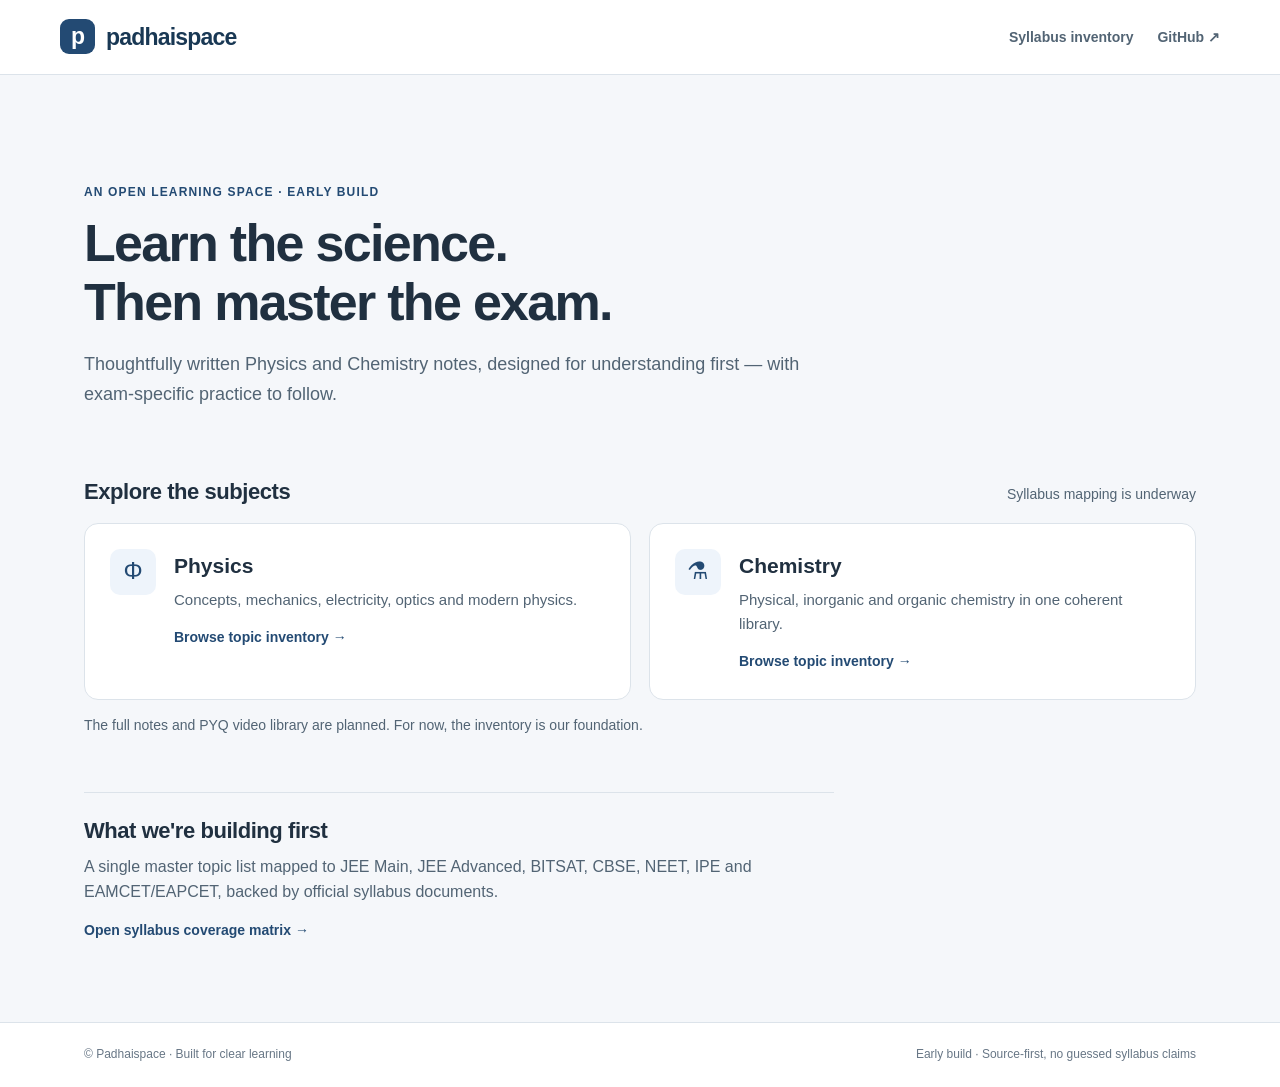
<file: index.html>
<!doctype html>
<html lang="en">
<head>
  <meta charset="utf-8">
  <meta name="viewport" content="width=device-width, initial-scale=1">
  <meta name="theme-color" content="#f5f7fa">
  <title>Padhaispace · Learn the science</title>
  <meta name="description" content="Padhaispace: thoughtful Physics and Chemistry notes, syllabus coverage, and exam-specific PYQ video solutions. In development.">
  <link rel="stylesheet" href="styles/variables.css">
  <link rel="stylesheet" href="styles/site.css">
</head>
<body>
  <a class="skip-link" href="#main">Skip to content</a>
  <header class="site-header">
    <div class="site-header-inner">
      <a class="brand" href="index.html" aria-label="Padhaispace home"><span class="brand-mark" aria-hidden="true">p</span><span>padhaispace</span></a>
      <nav class="header-links" aria-label="Main navigation">
        <a href="admin/syllabi/index.html">Syllabus inventory</a>
        <a href="https://github.com/Ninelives21/Padhaispace" rel="noopener noreferrer" target="_blank">GitHub <span aria-hidden="true">↗</span></a>
      </nav>
    </div>
  </header>
  <main class="page-shell" id="main">
    <section class="intro intro-home">
      <p class="eyebrow">An open learning space · Early build</p>
      <h1>Learn the science.<br>Then master the exam.</h1>
      <p class="lede">Thoughtfully written Physics and Chemistry notes, designed for understanding first — with exam-specific practice to follow.</p>
    </section>
    <section class="section-block" aria-labelledby="explore-heading">
      <div class="section-title-row"><h2 id="explore-heading">Explore the subjects</h2><span class="quiet-note">Syllabus mapping is underway</span></div>
      <div class="subject-grid">
        <a class="subject-card" href="admin/syllabi/index.html?subject=physics"><div class="subject-icon" aria-hidden="true">Φ</div><div><h3>Physics</h3><p>Concepts, mechanics, electricity, optics and modern physics.</p><span class="link-cue">Browse topic inventory <span aria-hidden="true">→</span></span></div></a>
        <a class="subject-card" href="admin/syllabi/index.html?subject=chemistry"><div class="subject-icon" aria-hidden="true">⚗</div><div><h3>Chemistry</h3><p>Physical, inorganic and organic chemistry in one coherent library.</p><span class="link-cue">Browse topic inventory <span aria-hidden="true">→</span></span></div></a>
      </div>
      <p class="supporting-note">The full notes and PYQ video library are planned. For now, the inventory is our foundation.</p>
    </section>
    <section class="section-block working-section" aria-labelledby="work-heading">
      <h2 id="work-heading">What we're building first</h2>
      <p>A single master topic list mapped to JEE Main, JEE Advanced, BITSAT, CBSE, NEET, IPE and EAMCET/EAPCET, backed by official syllabus documents.</p>
      <a class="text-link" href="admin/syllabi/index.html">Open syllabus coverage matrix <span aria-hidden="true">→</span></a>
    </section>
  </main>
  <footer class="site-footer"><div class="page-shell footer-inner"><span>© Padhaispace · Built for clear learning</span><span>Early build · Source-first, no guessed syllabus claims</span></div></footer>
</body>
</html>
</file>
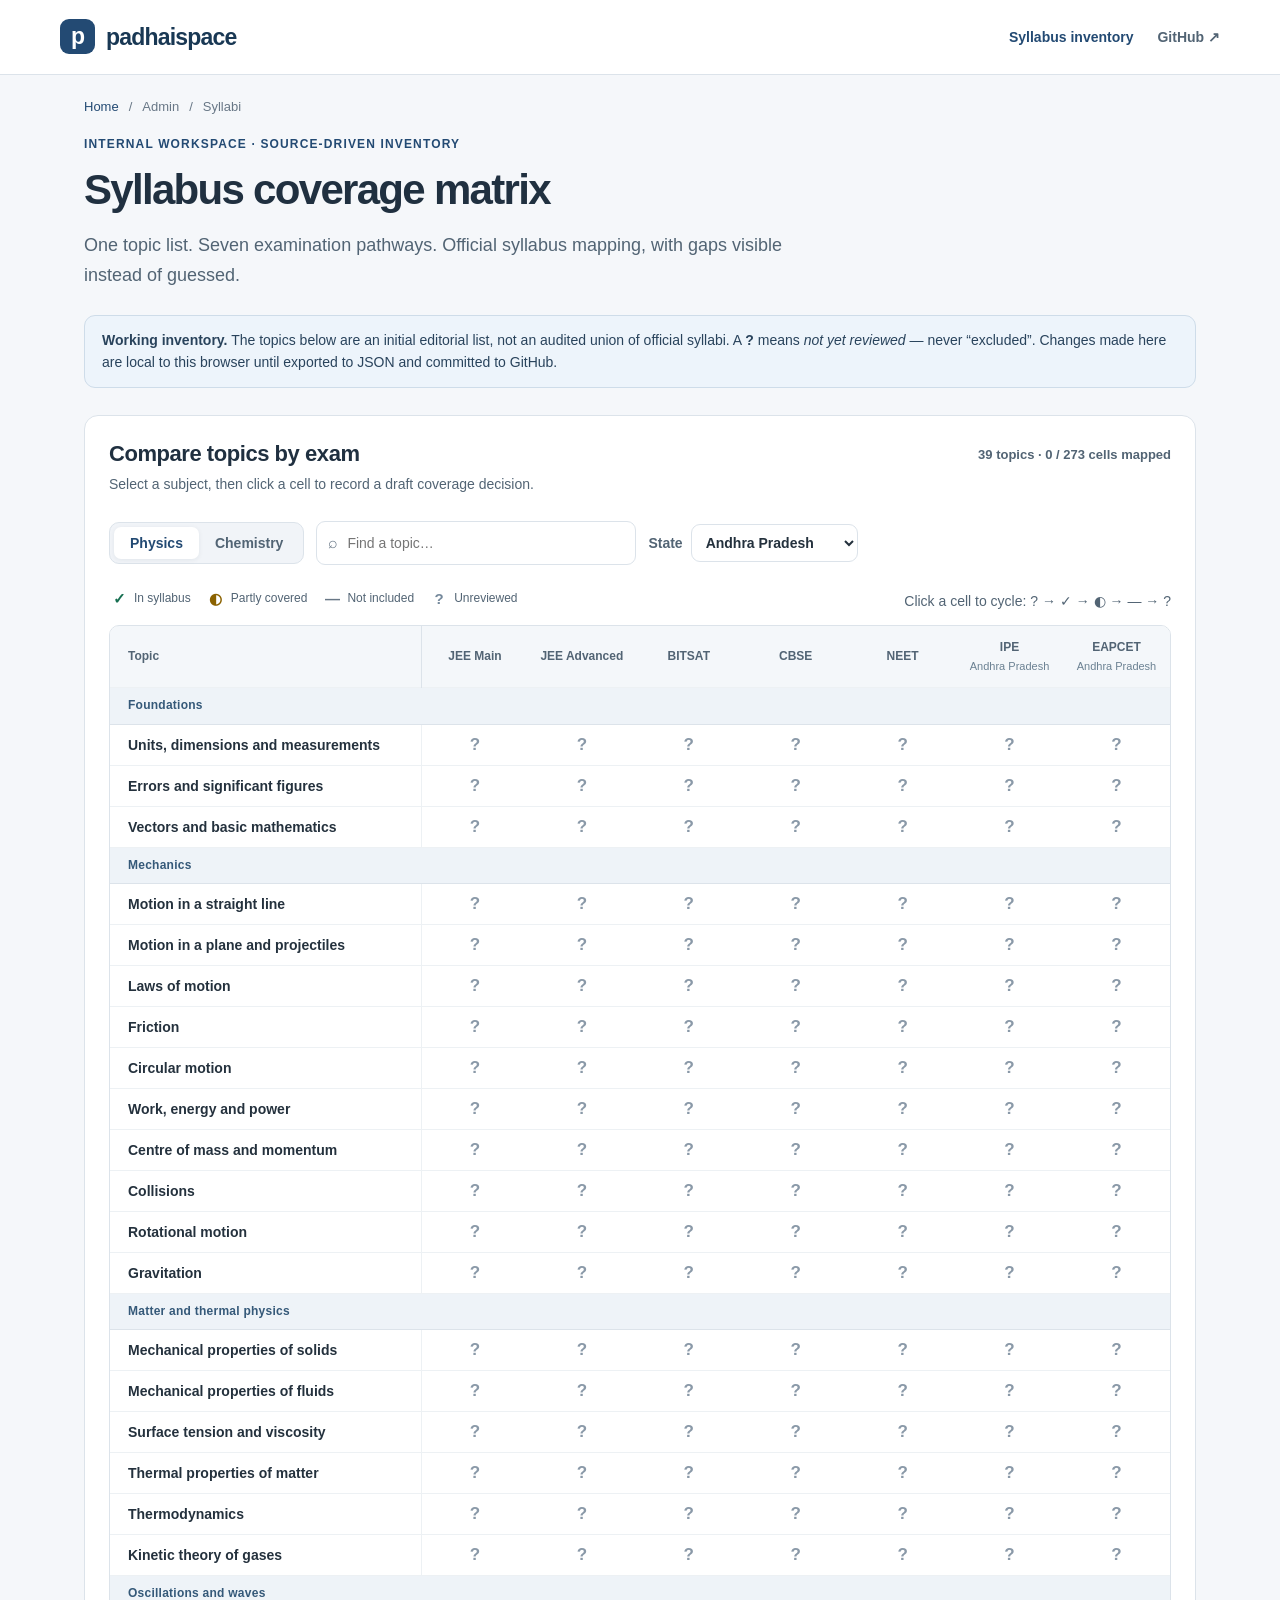
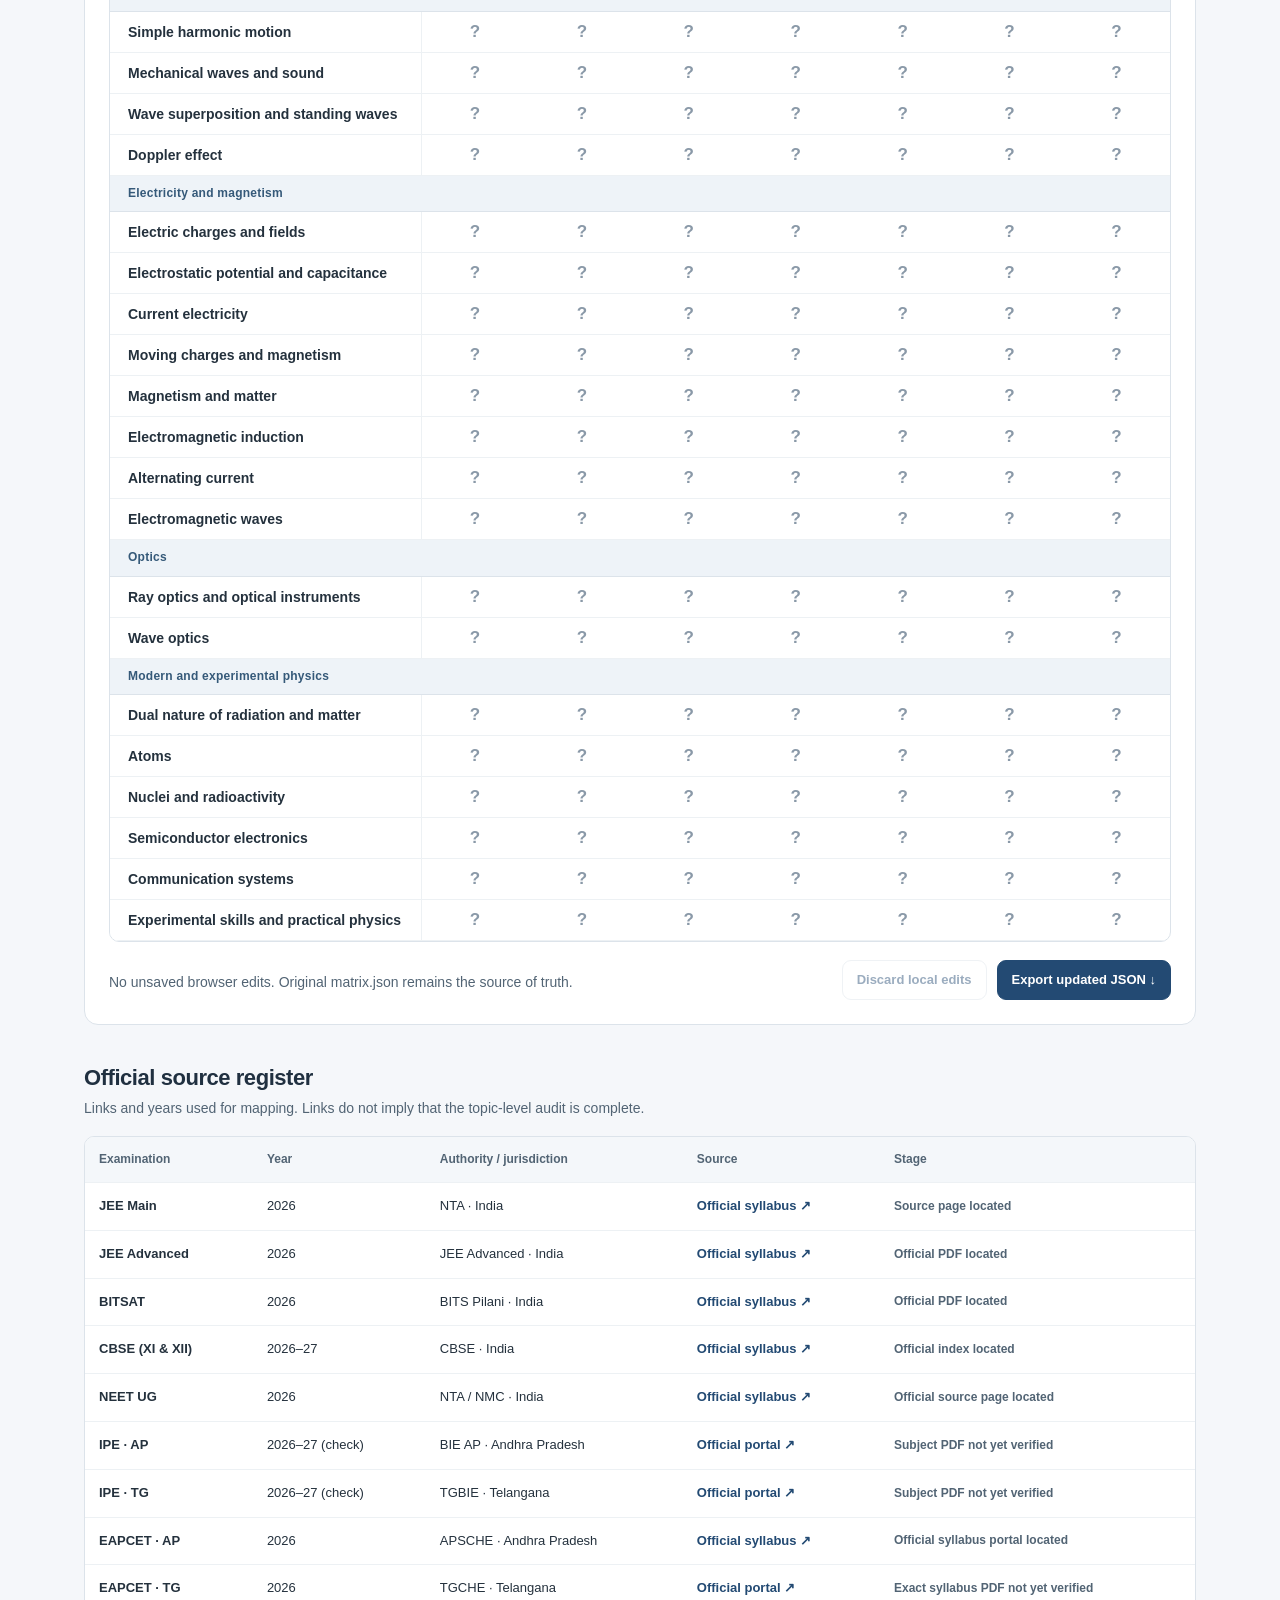
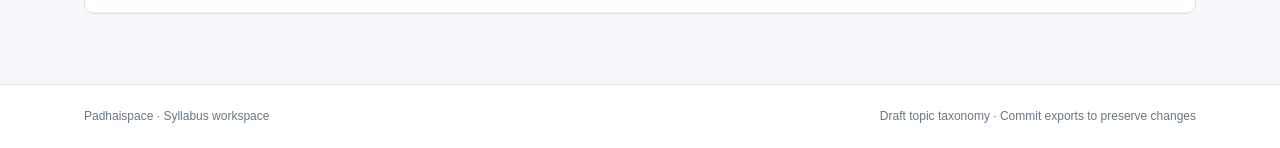
<file: admin/syllabi/index.html>
<!doctype html>
<html lang="en">
<head>
  <meta charset="utf-8">
  <meta name="viewport" content="width=device-width, initial-scale=1">
  <meta name="theme-color" content="#f5f7fa">
  <title>Syllabus Inventory · Padhaispace</title>
  <meta name="description" content="Padhaispace working syllabus comparison for Physics and Chemistry across seven examination pathways.">
  <link rel="stylesheet" href="../../styles/variables.css">
  <link rel="stylesheet" href="../../styles/site.css">
  <script src="../../scripts/syllabus-matrix.js" defer></script>
</head>
<body>
  <a class="skip-link" href="#main">Skip to content</a>
  <header class="site-header">
    <div class="site-header-inner">
      <a class="brand" href="../../index.html" aria-label="Padhaispace home"><span class="brand-mark" aria-hidden="true">p</span><span>padhaispace</span></a>
      <nav class="header-links" aria-label="Main navigation"><a class="active-link" aria-current="page" href="index.html">Syllabus inventory</a><a href="https://github.com/Ninelives21/Padhaispace" target="_blank" rel="noopener noreferrer">GitHub <span aria-hidden="true">↗</span></a></nav>
    </div>
  </header>
  <main class="page-shell" id="main">
    <nav class="breadcrumb" aria-label="Breadcrumb"><a href="../../index.html">Home</a><span aria-hidden="true">/</span><span>Admin</span><span aria-hidden="true">/</span><span aria-current="page">Syllabi</span></nav>
    <section class="intro intro-admin">
      <p class="eyebrow">Internal workspace · Source-driven inventory</p>
      <h1>Syllabus coverage matrix</h1>
      <p class="lede">One topic list. Seven examination pathways. Official syllabus mapping, with gaps visible instead of guessed.</p>
    </section>
    <div class="notice" role="note"><strong>Working inventory.</strong> The topics below are an initial editorial list, not an audited union of official syllabi. A <strong>?</strong> means <em>not yet reviewed</em> — never “excluded”. Changes made here are local to this browser until exported to JSON and committed to GitHub.</div>
    <section class="matrix-panel" aria-labelledby="matrix-heading">
      <div class="matrix-title-row">
        <div><h2 id="matrix-heading">Compare topics by exam</h2><p class="subtext">Select a subject, then click a cell to record a draft coverage decision.</p></div>
        <div class="summary-stats" id="matrix-stats" aria-live="polite">Loading inventory…</div>
      </div>
      <div class="toolbar">
        <div class="segmented" role="group" aria-label="Subject">
          <button type="button" id="physics-tab" class="selected" aria-pressed="true">Physics</button>
          <button type="button" id="chemistry-tab" aria-pressed="false">Chemistry</button>
        </div>
        <label class="search-field"><span class="visually-hidden">Search topics</span><span aria-hidden="true">⌕</span><input type="search" id="topic-search" placeholder="Find a topic…" autocomplete="off"></label>
        <label class="select-field">State <select id="region-select" aria-label="State for IPE and EAPCET"><option value="ap">Andhra Pradesh</option><option value="tg">Telangana</option></select></label>
      </div>
      <div class="matrix-meta">
        <div class="legend" aria-label="Coverage statuses"><span><b class="legend-symbol included">✓</b> In syllabus</span><span><b class="legend-symbol partial">◐</b> Partly covered</span><span><b class="legend-symbol excluded">—</b> Not included</span><span><b class="legend-symbol pending">?</b> Unreviewed</span></div>
        <span class="subtext">Click a cell to cycle: ? → ✓ → ◐ → — → ?</span>
      </div>
      <p class="table-hint">On smaller screens, scroll the table sideways. The topic column stays visible.</p>
      <div class="table-scroller" role="region" aria-label="Syllabus coverage matrix, horizontally scrollable" tabindex="0">
        <table class="matrix-table"><caption class="visually-hidden">Coverage by subject topic and examination. All unspecified mappings are unreviewed.</caption><thead><tr id="matrix-header"><th scope="col">Topic</th></tr></thead><tbody id="matrix-body"><tr><td>Loading syllabus topics…</td></tr></tbody></table>
      </div>
      <p id="empty-search" class="empty-message" hidden>No topics match this search.</p>
      <div class="matrix-actions">
        <p class="subtext" id="edit-status" role="status">Loading…</p>
        <div class="action-buttons"><button class="button button-secondary" id="reset-button" type="button" disabled>Discard local edits</button><button class="button button-primary" id="export-button" type="button" disabled>Export updated JSON ↓</button></div>
      </div>
    </section>
    <section class="section-block source-section" aria-labelledby="sources-heading">
      <div class="section-title-row"><div><h2 id="sources-heading">Official source register</h2><p class="subtext">Links and years used for mapping. Links do not imply that the topic-level audit is complete.</p></div></div>
      <div class="table-scroller source-scroller" role="region" tabindex="0" aria-label="Official syllabus document source register"><table class="sources-table"><thead><tr><th scope="col">Examination</th><th scope="col">Year</th><th scope="col">Authority / jurisdiction</th><th scope="col">Source</th><th scope="col">Stage</th></tr></thead><tbody id="sources-body"><tr><td colspan="5">Loading source register…</td></tr></tbody></table></div>
    </section>
  </main>
  <footer class="site-footer"><div class="page-shell footer-inner"><span>Padhaispace · Syllabus workspace</span><span>Draft topic taxonomy · Commit exports to preserve changes</span></div></footer>
</body>
</html>
</file>
<file: styles/variables.css>
/* Padhaispace design tokens — deliberately close to Pankusdesk's muted blue palette. */
:root {
  --page-bg: #f5f7fa;
  --surface: #ffffff;
  --surface-soft: #eef4fb;
  --surface-subtle: #f8fafc;
  --primary: #234a73;
  --primary-dark: #193854;
  --primary-hover: #e6eff8;
  --text: #24313d;
  --text-strong: #203040;
  --text-secondary: #526474;
  --muted: #687786;
  --line: #dce3ea;
  --line-soft: #edf1f4;
  --green: #176f51;
  --green-bg: #e9f5ef;
  --amber: #8b6200;
  --amber-bg: #fff7e0;
  --radius: 12px;
  --content-width: 1160px;
  --font-sans: -apple-system, BlinkMacSystemFont, "Segoe UI", Helvetica, Arial, sans-serif;
}
</file>
<file: styles/site.css>
* { box-sizing: border-box; }
html { scroll-behavior: smooth; }
body { margin: 0; min-width: 320px; font-family: var(--font-sans); color: var(--text); background: var(--page-bg); font-size: 16px; line-height: 1.6; }
a { color: var(--primary); }
a:focus-visible, button:focus-visible, input:focus-visible, select:focus-visible, .table-scroller:focus-visible { outline: 3px solid #649bc9; outline-offset: 2px; }
.skip-link { position: absolute; top: -100px; left: 12px; z-index: 50; background: var(--primary); color: #fff; padding: 10px 14px; border-radius: 8px; }
.skip-link:focus { top: 12px; }
.site-header { background: #fff; border-bottom: 1px solid var(--line); }
.site-header-inner { max-width: calc(var(--content-width) + 48px); margin: 0 auto; min-height: 74px; padding: 12px 24px; display: flex; align-items: center; justify-content: space-between; gap: 16px; }
.brand { display: inline-flex; gap: 11px; align-items: center; color: var(--primary-dark); font-size: 23px; font-weight: 800; letter-spacing: -0.8px; text-decoration: none; }
.brand-mark { display: inline-grid; width: 35px; height: 35px; place-items: center; color: #fff; background: var(--primary); border-radius: 9px; font-size: 23px; font-weight: 650; line-height: 1; }
.header-links { display: flex; gap: 24px; align-items: center; font-size: 14px; font-weight: 650; }
.header-links a { color: var(--text-secondary); text-decoration: none; }
.header-links a:hover, .header-links .active-link { color: var(--primary); }
.page-shell { max-width: var(--content-width); padding: 0 24px; margin: 0 auto; }
.intro { padding-top: 50px; }
.intro-home { padding-top: clamp(64px, 9vw, 108px); padding-bottom: 24px; max-width: 840px; }
.intro-admin { padding-top: 17px; margin-bottom: 24px; }
.eyebrow { font-size: 12px; font-weight: 780; letter-spacing: 1.15px; text-transform: uppercase; color: var(--primary); margin: 0 0 12px; }
h1,h2,h3,p { margin-top: 0; }
h1 { color: var(--text-strong); letter-spacing: -1.7px; line-height: 1.14; font-size: clamp(34px,4.6vw,52px); margin-bottom: 16px; }
.intro-admin h1 { font-size: clamp(32px,4vw,42px); }
h2 { font-size: 22px; letter-spacing: -0.45px; line-height: 1.3; color: var(--text-strong); margin-bottom: 8px; }
h3 { font-size: 21px; margin-bottom: 6px; color: var(--text-strong); }
.lede { max-width: 740px; font-size: 18px; color: var(--text-secondary); line-height: 1.7; margin-bottom: 0; }
.section-block { margin-top: 44px; }
.section-title-row { display: flex; align-items: baseline; flex-wrap: wrap; justify-content: space-between; gap: 12px; margin-bottom: 16px; }
.section-title-row h2 { margin-bottom: 0; }
.quiet-note, .subtext, .supporting-note { color: var(--text-secondary); font-size: 14px; }
.subtext { margin: 5px 0 0; }
.supporting-note { margin-top: 14px; }
.subject-grid { display: grid; grid-template-columns: repeat(2, minmax(0, 1fr)); gap: 18px; }
.subject-card { display: flex; gap: 18px; background: #fff; border: 1px solid var(--line); border-radius: 14px; padding: 25px; text-decoration: none; color: var(--text); transition: border-color .12s ease, transform .12s ease; }
.subject-card:hover { border-color: #9bb5cc; transform: translateY(-1px); }
.subject-icon { border-radius: 10px; background: var(--surface-soft); color: var(--primary); font-size: 24px; width: 46px; height: 46px; flex: none; display: grid; place-items: center; }
.subject-card p { font-size: 15px; color: var(--text-secondary); margin: 0 0 12px; }
.link-cue, .text-link { font-weight: 700; font-size: 14px; text-decoration: none; color: var(--primary); }
.text-link:hover { text-decoration: underline; }
.working-section { max-width: 750px; margin-top: 56px; margin-bottom: 80px; border-top: 1px solid var(--line); padding-top: 24px; }
.working-section p { color: var(--text-secondary); margin-bottom: 12px; }
.site-footer { border-top: 1px solid var(--line); margin-top: 70px; background: #fff; }
.footer-inner { padding-top: 22px; padding-bottom: 22px; display: flex; justify-content: space-between; flex-wrap: wrap; gap: 10px; font-size: 12px; color: var(--muted); }
.breadcrumb { padding-top: 22px; display: flex; align-items: center; gap: 10px; color: var(--muted); font-size: 13px; }
.breadcrumb a { text-decoration: none; color: var(--primary); }
.notice { border: 1px solid #cedce9; background: #edf4fb; border-radius: 11px; padding: 13px 17px; font-size: 14px; color: #29435c; margin-bottom: 27px; }
.matrix-panel { background: #fff; border: 1px solid var(--line); border-radius: 14px; padding: 24px; }
.matrix-title-row { display: flex; flex-wrap: wrap; align-items: start; justify-content: space-between; gap: 12px; }
.matrix-title-row h2 { margin-bottom: 3px; }
.summary-stats { font-size: 13px; font-weight: 700; color: var(--text-secondary); padding-top: 5px; font-variant-numeric: tabular-nums; }
.toolbar { display: flex; align-items: center; flex-wrap: wrap; gap: 12px; margin-top: 25px; margin-bottom: 20px; }
.segmented { display: inline-flex; padding: 4px; background: #f1f4f8; border: 1px solid var(--line); border-radius: 10px; }
.segmented button { border: none; border-radius: 7px; background: transparent; color: var(--text-secondary); padding: 8px 16px; font-size: 14px; font-weight: 700; cursor: pointer; }
.segmented button.selected { background: #fff; color: var(--primary); box-shadow: 0 1px 5px rgba(20,40,55,.07); }
.search-field { display: inline-flex; align-items: center; gap: 8px; min-width: 210px; max-width: 320px; flex: 1 1 200px; padding: 5px 11px; border: 1px solid var(--line); border-radius: 9px; color: var(--muted); }
.search-field input { border: none; background: none; outline: none; padding: 5px 1px; width: 100%; font: inherit; font-size: 14px; color: var(--text); }
.search-field:focus-within { outline: 2px solid #649bc9; outline-offset: 1px; }
.select-field { display: inline-flex; align-items: center; gap: 8px; font-size: 14px; color: var(--text-secondary); font-weight: 650; }
.select-field select { border: 1px solid var(--line); border-radius: 9px; background: white; font: inherit; font-weight: 600; font-size: 14px; color: var(--text); padding: 9px 26px 9px 10px; max-width: 180px; }
.matrix-meta { display: flex; flex-wrap: wrap; align-items: center; gap: 8px 16px; justify-content: space-between; margin-bottom: 12px; }
.legend { display: flex; flex-wrap: wrap; align-items: center; gap: 9px 15px; font-size: 12px; color: var(--text-secondary); }
.legend > span { display: inline-flex; align-items: center; gap: 5px; }
.legend-symbol { width: 20px; text-align: center; font-size: 15px; }
.legend-symbol.included { color: var(--green); }
.legend-symbol.partial { color: var(--amber); }
.legend-symbol.excluded { color: var(--muted); }
.legend-symbol.pending { color: #75899c; }
.table-hint { display: none; font-size: 12px; color: var(--muted); margin-bottom: 8px; }
.table-scroller { max-width: 100%; overflow-x: auto; border: 1px solid var(--line); border-radius: 10px; background: #fff; }
.matrix-table { width: 100%; min-width: 1030px; border-collapse: separate; border-spacing: 0; font-size: 14px; }
.matrix-table th, .matrix-table td { padding: 0; border-bottom: 1px solid var(--line-soft); text-align: center; }
.matrix-table thead th { position: sticky; top: 0; z-index: 2; background: #f4f7fa; color: var(--text-secondary); font-size: 12px; padding: 14px 8px; line-height: 1.3; font-weight: 750; width: 103px; }
.matrix-table thead th:first-child { text-align: left; padding-left: 18px; min-width: 270px; width: 300px; position: sticky; left: 0; z-index: 4; box-shadow: 1px 0 0 var(--line); }
.matrix-table thead th small { display: block; margin-top: 4px; color: #6b8192; font-size: 11px; font-weight: 500; }
.matrix-table tbody .group-row th { background: #eef3f8; font-size: 12px; font-weight: 800; letter-spacing: .25px; color: #355979; text-align: left; padding: 8px 18px; border-bottom: 1px solid var(--line); }
.matrix-table tbody tr:not(.group-row):hover td { background: #fafcff; }
.matrix-table tbody th.topic-cell { text-align: left; font-size: 14px; color: var(--text); font-weight: 550; line-height: 1.3; padding: 10px 16px 10px 18px; background: #fff; position: sticky; left: 0; z-index: 1; box-shadow: 1px 0 0 var(--line-soft); border-bottom: 1px solid var(--line-soft); }
.matrix-table tbody tr:not(.group-row):hover th.topic-cell { background: #fafcff; }
.coverage-cell { min-width: 74px; }
.coverage-button { width: 100%; height: 40px; border: none; background: transparent; font-size: 17px; font-weight: 760; cursor: pointer; color: #8a99a8; }
.coverage-button:hover { background: var(--surface-soft); }
.coverage-button.included { color: var(--green); background: #f2faf5; }
.coverage-button.partial { color: var(--amber); background: #fffaf0; }
.coverage-button.excluded { color: #728090; }
.empty-message { padding: 16px 0 0; font-size: 14px; color: var(--muted); }
.matrix-actions { margin-top: 18px; display: flex; flex-wrap: wrap; gap: 16px; align-items: center; justify-content: space-between; }
.action-buttons { display: flex; gap: 10px; flex-wrap: wrap; }
.button { min-height: 40px; padding: 9px 14px; border-radius: 9px; border: 1px solid var(--line); font-family: inherit; font-weight: 700; font-size: 13px; cursor: pointer; }
.button:disabled { opacity: .45; cursor: default; }
.button-primary { background: var(--primary); border-color: var(--primary); color: #fff; }
.button-primary:hover:not(:disabled) { background: var(--primary-dark); }
.button-secondary { background: #fff; color: var(--primary); }
.button-secondary:hover:not(:disabled) { background: var(--surface-soft); }
.source-section { margin-top: 39px; }
.sources-table { border-collapse: collapse; min-width: 850px; width: 100%; font-size: 13px; }
.sources-table th { background: #f4f7fa; color: var(--text-secondary); font-size: 12px; }
.sources-table th, .sources-table td { padding: 13px 14px; border-bottom: 1px solid var(--line-soft); text-align: left; vertical-align: middle; }
.sources-table td:first-child { font-weight: 670; }
.sources-table a { font-weight: 700; text-decoration: none; }
.sources-table a:hover { text-decoration: underline; }
.stage { font-weight: 600; font-size: 12px; color: var(--text-secondary); }
.visually-hidden { position: absolute; width: 1px; height: 1px; padding: 0; margin: -1px; overflow: hidden; clip: rect(0,0,0,0); white-space: nowrap; border: 0; }
@media (max-width: 760px) {
  .page-shell { padding: 0 16px; }
  .site-header-inner { padding: 12px 16px; min-height: 67px; }
  .brand { font-size: 20px; }
  .header-links { gap: 12px; font-size: 12px; }
  .subject-grid { grid-template-columns: 1fr; }
  .matrix-panel { padding: 17px 12px; }
  .toolbar { gap: 11px; }
  .table-hint { display: block; }
  .matrix-actions { align-items: stretch; }
  .intro { padding-top: 32px; }
  .intro-home { padding-top: 65px; }
  .intro-admin { padding-top: 14px; }
}
@media (prefers-reduced-motion: reduce) { *, *::before, *::after { scroll-behavior: auto !important; transition: none !important; } }
</file>
